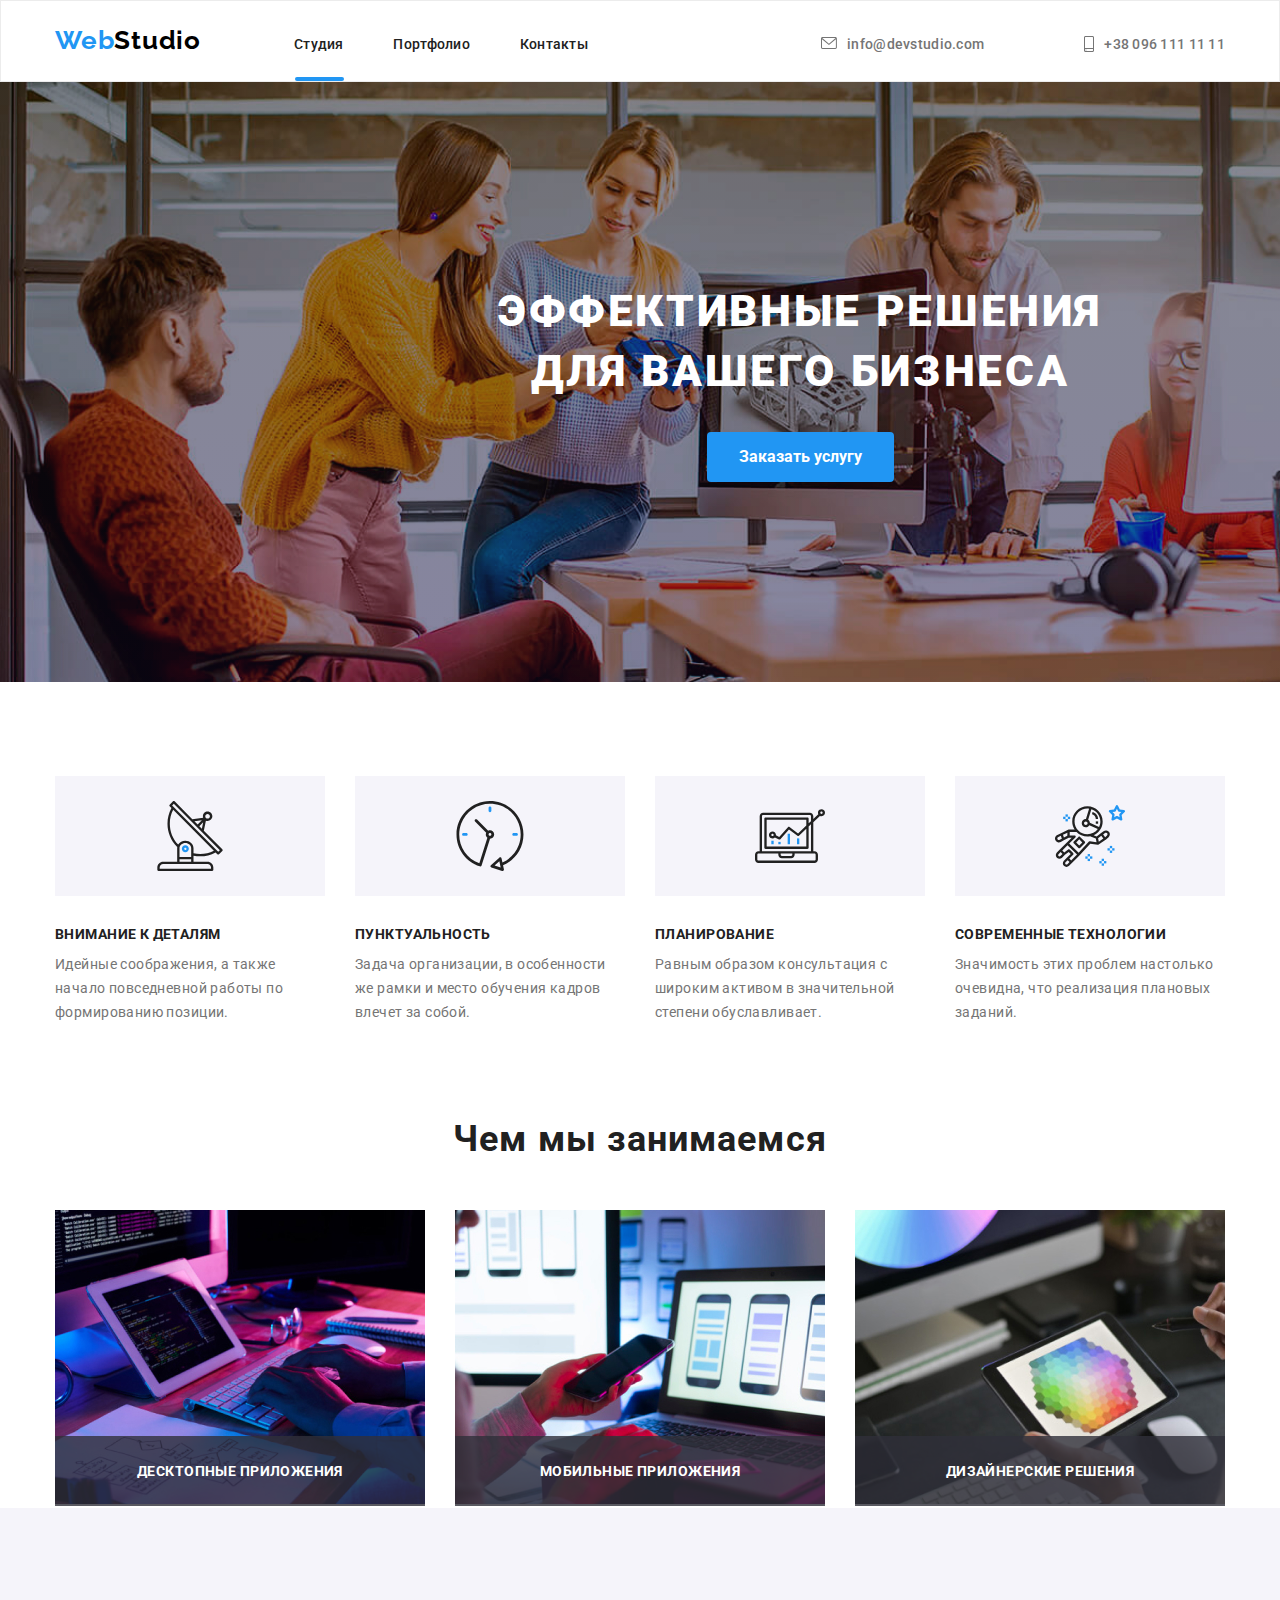
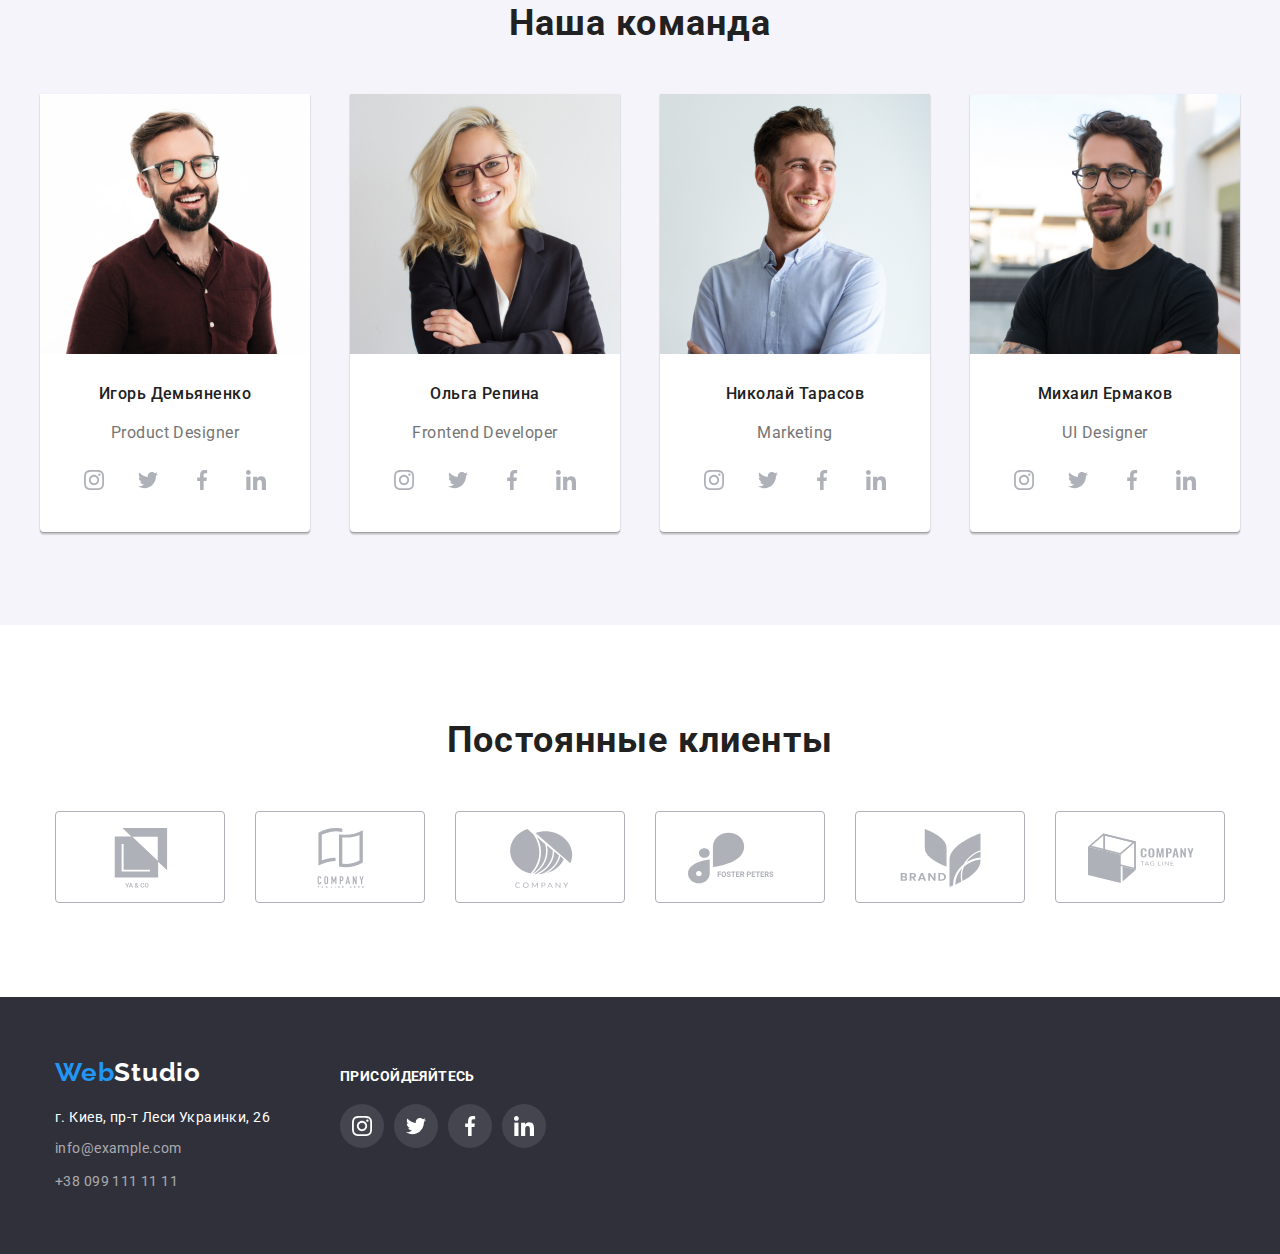
<file: index.html>
<!DOCTYPE html>
<html lang="ru">
<head>
    <meta charset="UTF-8">
    <meta http-equiv="X-UA-Compatible" content="IE=edge">
    <meta name="viewport" content="width=device-width, initial-scale=1.0">
    <title>Yaroslav Borys</title>
    <link rel="stylesheet" href="./css/modern-normalize.css">
    <link rel="preconnect" href="https://fonts.gstatic.com">
    <link href="https://fonts.googleapis.com/css2?family=Raleway:wght@700&family=Roboto:wght@400;500;700;900&display=swap"
        rel="stylesheet">
    <link rel="stylesheet" href="./css/style.css" />
</head>

    <template>
        <svg class="icons-button">
            <use href="./images/icons-list/sprite.svg.svg#icon-vector13"></use></svg>

            
        <svg class="icons">
            <use href="./images/icons-list/sprite.svg.svg#icon-antenna"></use>
        </svg>
        <svg class="icons">
            <use href="./images/icons-list/sprite.svg.svg#icon-astronaut"></use>
        </svg>
        <svg class="icons">
            <use href="./images/icons-list/sprite.svg.svg#icon-diagram"></use>
        </svg>
        <svg class="icons">
            <use href="./images/icons-list/sprite.svg.svg#icon-clock"></use>
        </svg>
        <svg class="icons">
            <use href="./images/icons-list/sprite.svg.svg#icon-client"></use>
        </svg>
        <svg class="icons">
            <use href="./images/icons-list/sprite.svg.svg#icon-client1"></use>
        </svg>
        <svg class="icons">
            <use href="./images/icons-list/sprite.svg.svg#icon-client2"></use>
        </svg>
        <svg class="icons">
            <use href="./images/icons-list/sprite.svg.svg#icon-client3"></use>
        </svg>
        <svg class="icons">
            <use href="./images/icons-list/sprite.svg.svg#icon-client4"></use>
        </svg>
        <svg class="icons">
            <use href="./images/icons-list/sprite.svg.svg#icon-client5"></use>
        </svg>
        <svg class=".icons-contact-mail">
            <use href="./images/icons-list/sprite.svg.svg#icon-envelope"></use>
        </svg>
        <svg class=".icons-contact-tell">
            <use href="./images/icons-list/sprite.svg.svg#icon-smartphone"></use>
        </svg>
        <svg class="icons-social">
            <use href="./images/icons-list/sprite.svg.svg#icon-instagram"></use>
        </svg>
        <svg class="icons-social">
            <use href="./images/icons-list/sprite.svg.svg#icon-twitter"></use>
        </svg>
        <svg class="icons-social">
            <use href="./images/icons-list/sprite.svg.svg#icon-facebook"></use>
        </svg>
        <svg class="icons-social">
            <use href="./images/icons-list/sprite.svg.svg#icon-linkedin"></use>
        </svg>
    
    </template>

<body>
    <!--Навигация сайта-->
    <header>
        <nav class="navigation">
        <div class="container">
            <h1><a href="./index.html" lang="en" class="logo link"><span class="logo-blue">Web</span>Studio</a></h1>
           <div class="nav">
            <ul class="site-nav list">
                <li><a href="./index.html" class="studio link">Студия</a></li>
                <li><a href="./portfolio.html" class=" link">Портфолио</a></li>
                <li><a href="" class="link">Контакты</a></li>
            </ul>
            <ul class="contact-nav list">
                <li class="list-tell">
                        <ul class="mail-mail">
                        
                            <li><a href="mailto:" class="link">info@devstudio.com</a></li>
                        <li class="icons-contact-mail"><svg class="icons-contact-mail">
                                <use href="./images/icons-list/sprite.svg.svg#icon-envelope"></use>
                            </svg></li>
                        </ul>

                </li>
            
                <li class="list-tell">
                        <ul class="tell-tell">  
                            
                            <li class="list-tell"><a href="tel:+380961111111" class="link">
                    +38 096 111 11 11</a></li>
                    <li><svg class="icons-contact-tell">
                            <use href="./images/icons-list/sprite.svg.svg#icon-smartphone"></use>
                        </svg></li>
            
                         </ul>
                   
            </ul>
            </div>
        </div>
        </nav>
    </header>

    <main>
        <!--Заказ услуги-->
        <section class="hero">
            <div class="container">
            <h2 class="hero-title">Эффективные решения для вашего бизнеса</h2>
            <button data-modal-open type="button" class="button-color">Заказать услугу</button>
            </div>
        </section>

        <!--Преимущество-->
        <section >
        <div class="container">
            <h2 class="disp-none">Преимущество</h2>
            <ul class="advantage-list">
                <li> 
                    <div class="advantage-content">
                    <svg class="icons-advantage">
                    <use href="./images/icons-list/sprite.svg.svg#icon-antenna"></use>
                     </svg>
                    </div>
                    <h3  class="tittle-advantage">Внимание к деталям</h3>
                    <p class="text-section">Идейные соображения, а также начало повседневной работы по формированию позиции.</p>
                </li>
                <li>
                      <div class="advantage-content">
                    <svg class="icons-advantage">
                        <use href="./images/icons-list/sprite.svg.svg#icon-clock"></use>
                    </svg>
                    </div>
                    <h3 class="tittle-advantage">Пунктуальность</h3>
                    <p class="text-section">Задача организации, в особенности же рамки и место обучения кадров влечет за собой.</p>
                </li>
                <li>
                   <div class="advantage-content">
                    <svg class="icons-advantage">
                        <use href="./images/icons-list/sprite.svg.svg#icon-diagram"></use>
                    </svg>
                    </div>
                    <h3 class="tittle-advantage">Планирование</h3>
                    <p class="text-section">Равным образом консультация с широким активом в значительной степени обуславливает.</p>
                </li>
                <li>
                    <div class="advantage-content">
                    <svg class="icons-advantage">
                    <use href="./images/icons-list/sprite.svg.svg#icon-astronaut"></use>
                   </svg>
                    </div>
                    <h3 class="tittle-advantage">Современные технологии</h3>
                    <p class="text-section">Значимость этих проблем настолько очевидна, что реализация плановых заданий.</p>
                </li>
            </ul>
        </div>
        </section>
            <!--Работа-->
        <section class="work-section">
            <div class="container">
               <h2 class="block-tittle">Чем мы занимаемся</h2>
                <ul class="work-list">
                   <li class="background-img"><img src="images/img.jpg" class="img-list" alt="набор текста на планшете" >
                <p >ДЕСКТОПНЫЕ ПРИЛОЖЕНИЯ</p></li>
                    <li class="background-img"><img src="images/box2.jpg" class="img-list" alt="nелефон и ноутбук" >
                <p >МОБИЛЬНЫЕ ПРИЛОЖЕНИЯ</p></li>
                    <li class="background-img"><img src="images/box3.jpg" class="img-list" alt="палитра цветов" >
                <p >ДИЗАЙНЕРСКИЕ РЕШЕНИЯ</p>
                    </li>
                </ul>  
            </div>
        </section>
        <!-- Команда -->
        <section class="our-team">
            <div class="container">
            <h2 class="block-tittle">Наша команда</h2>
            <ul class="team-list">
                <li>
                    <img src="./images/human.jpg" alt="мужчина" width="270">
                    <h3 class="name-worker">Игорь Демьяненко</h3>
                    <p lang="en" class="profession">Product Designer</p>
                    <ul class=icon-list-people>
                        <li>
                            <a href="#" class="social-link">
                                <svg class="icons-social">
                                <use href="./images/icons-list/sprite.svg.svg#icon-instagram"></use>
                                </svg>
                            </a>
                        </li>
                        <li>
                            <a href="#" class="social-link">
                                <svg class="icons-social">
                                <use href="./images/icons-list/sprite.svg.svg#icon-twitter"></use>
                                </svg>
                            </a>
                        </li>
                        <li>
                            <a href="#" class="social-link">
                                <svg class="icons-social">
                                 <use href="./images/icons-list/sprite.svg.svg#icon-facebook"></use>
                                </svg>
                            </a>
                        </li>
                        <li>
                            <a href="#" class="social-link">
                                <svg class="icons-social">
                                <use href="./images/icons-list/sprite.svg.svg#icon-linkedin"></use>
                                </svg>
                            </a>
                        </li>
                
                    </ul>
                </li>
                <li>
                    <img src="./images/human1.jpg" alt="девушка" width="270">
                    <h3 class="name-worker">Ольга Репина</h3>
                    <p lang="en" class="profession">Frontend Developer</p>
                                        <ul class="icon-list-people">
                        <li>
                            <a href="#" class="social-link">
                                <svg class="icons-social">
                                <use href="./images/icons-list/sprite.svg.svg#icon-instagram"></use>
                                </svg>
                            </a>
                        </li>
                        <li>
                            <a href="#" class="social-link">
                                <svg class="icons-social">
                                <use href="./images/icons-list/sprite.svg.svg#icon-twitter"></use>
                                </svg>
                            </a>
                        </li>
                        <li>
                            <a href="#" class="social-link">
                                <svg class="icons-social">
                                 <use href="./images/icons-list/sprite.svg.svg#icon-facebook"></use>
                                </svg>
                            </a>
                        </li>
                        <li>
                            <a href="#" class="social-link">
                                <svg class="icons-social">
                                <use href="./images/icons-list/sprite.svg.svg#icon-linkedin"></use>
                                </svg>
                            </a>
                        </li>
                
                    </ul>
                </li>
                <li>
                    <img src="./images/human2.jpg" alt="мужчина смотрит вправо " width="270">
                    <h3 class="name-worker">Николай Тарасов</h3>
                    <p lang="en" class="profession">Marketing</p>
                                                        <ul class="icon-list-people">
                        <li>
                            <a href="#" class="social-link">
                                <svg class="icons-social">
                                <use href="./images/icons-list/sprite.svg.svg#icon-instagram"></use>
                                </svg>
                            </a>
                        </li>
                        <li>
                            <a href="#" class="social-link">
                                <svg class="icons-social">
                                <use href="./images/icons-list/sprite.svg.svg#icon-twitter"></use>
                                </svg>
                            </a>
                        </li>
                        <li>
                            <a href="#" class="social-link">
                                <svg class="icons-social">
                                 <use href="./images/icons-list/sprite.svg.svg#icon-facebook"></use>
                                </svg>
                            </a>
                        </li>
                        <li>
                            <a href="#" class="social-link">
                                <svg class="icons-social">
                                <use href="./images/icons-list/sprite.svg.svg#icon-linkedin"></use>
                                </svg>
                            </a>
                        </li>
                
                    </ul>
                </li>
                <li>
                    <img src="./images/human3.jpg" alt="мужчина смотрит на нас" width="270">
                    <h3 class="name-worker">Михаил Ермаков</h3>
                    <p lang="en" class="profession">UI Designer</p>
                                        <ul class="icon-list-people">
                        <li>
                            <a href="#" class="social-link">
                                <svg class="icons-social">
                                <use href="./images/icons-list/sprite.svg.svg#icon-instagram"></use>
                                </svg>
                            </a>
                        </li>
                        <li>
                            <a href="#" class="social-link">
                                <svg class="icons-social">
                                <use href="./images/icons-list/sprite.svg.svg#icon-twitter"></use>
                                </svg>
                            </a>
                        </li>
                        <li>
                            <a href="#" class="social-link">
                                <svg class="icons-social">
                                 <use href="./images/icons-list/sprite.svg.svg#icon-facebook"></use>
                                </svg>
                            </a>
                        </li>
                        <li>
                            <a href="#" class="social-link">
                                <svg class="icons-social">
                                <use href="./images/icons-list/sprite.svg.svg#icon-linkedin"></use>
                                </svg>
                            </a>
                        </li>
                
                    </ul>
                </li>
            </ul>
            </div>
        </section> 
<!-- Постоянные клиенты -->
        <section class="client-section">
            <div class="container">
            <h2 class="block-tittle">Постоянные клиенты</h2>
            <ul class="client-list">
                <li class="client">
                    <svg class="icons-client">
                        <use href="./images/icons-list/sprite.svg.svg#icon-client"></use>
                    </svg>
                </li>
                <li>
                <svg class="icons-client">
                    <use href="./images/icons-list/sprite.svg.svg#icon-client1"></use>
                </svg>
            </li>
                <li><svg class="icons-client">
                    <use href="./images/icons-list/sprite.svg.svg#icon-client2"></use>
                </svg>
            </li>
                <li><svg class="icons-client">
                    <use href="./images/icons-list/sprite.svg.svg#icon-client3"></use>
                </svg>
            </li>
                <li><svg class="icons-client">
                    <use href="./images/icons-list/sprite.svg.svg#icon-client4"></use>
                </svg>
            </li>
                <li><svg class="icons-client">
                    <use href="./images/icons-list/sprite.svg.svg#icon-client5"></use>
                </svg>
            </li>
            </ul>
            </div>
        </section>
        <!-- Постоянные клиенты -->

    </main>

    <!--подвал-->
     <footer class="footer">
        
         <div class="container">
                 
            <div class="contact-footer"> 
             <a href="#" lang="en" class="link logo-white"><span class="logo-blue">Web</span>Studio</a>
             <address class="address ad-footer">
                <P class="address">г. Киев, пр-т Леси Украинки, 26</P>
                <ul class="list">
                    <li><a href="mailto:info@example.com" class="link contacts">info@example.com</a></li>
                    <li><a href="tel:+380991111111" class="link contacts">+38 099 111 11 11</a></li>
                </ul>
             </address>
            </div>
        

            <div class="social-cont">
            <p class="text-final">ПРИСОЙДЕЯЙТЕСЬ</p>
            <ul class="social-media">
                        <li>
                            <a href="#" class="social-link">
                                <svg class="icons-footer">
                                    <use href="./images/icons-list/sprite.svg.svg#icon-instagram"></use>
                                </svg>
                            </a>
                        </li>
                        <li>
                            <a href="#" >
                                <svg class="icons-footer">
                                    <use href="./images/icons-list/sprite.svg.svg#icon-twitter"></use>
                                </svg>
                            </a>
                        </li>
                        <li>
                            <a href="#">
                                <svg class="icons-footer">
                                    <use href="./images/icons-list/sprite.svg.svg#icon-facebook"></use>
                                </svg>
                            </a>
                        </li>
                        <li>
                            <a href="#">
                                <svg class="icons-footer">
                                    <use href="./images/icons-list/sprite.svg.svg#icon-linkedin"></use>
                                </svg>
                            </a>
                     
                       </li>
                       
                      </ul>
                </div>
         </div>

      </footer>
    <div class="backdrop is-hidden" id="modal" data-modal>
        <div class="modal-content" id="modal-content">
            <button data-modal-close type="button"><span class="close-but"><svg class="icons-button">
                <use href="./images/icons-list/sprite.svg.svg#icon-vector13"></use>
            </svg></span></button>
            <!-- <form>
              <input type="text" name="" id="" />
            </form> -->
            <p style="text-align: center;">
                Lorem ipsum dolor sit amet consectetur adipisicing elit. Quam cum
                adipisci aliquam blanditiis atque laudantium iste, ea possimus iure
                repellendus, incidunt, quidem quisquam unde reprehenderit eveniet
                illum debitis quaerat?
            </p>
        </div>
    </div>

    <script src="./js/modal.js" type="module"></script>
</body>
</html>
</file>
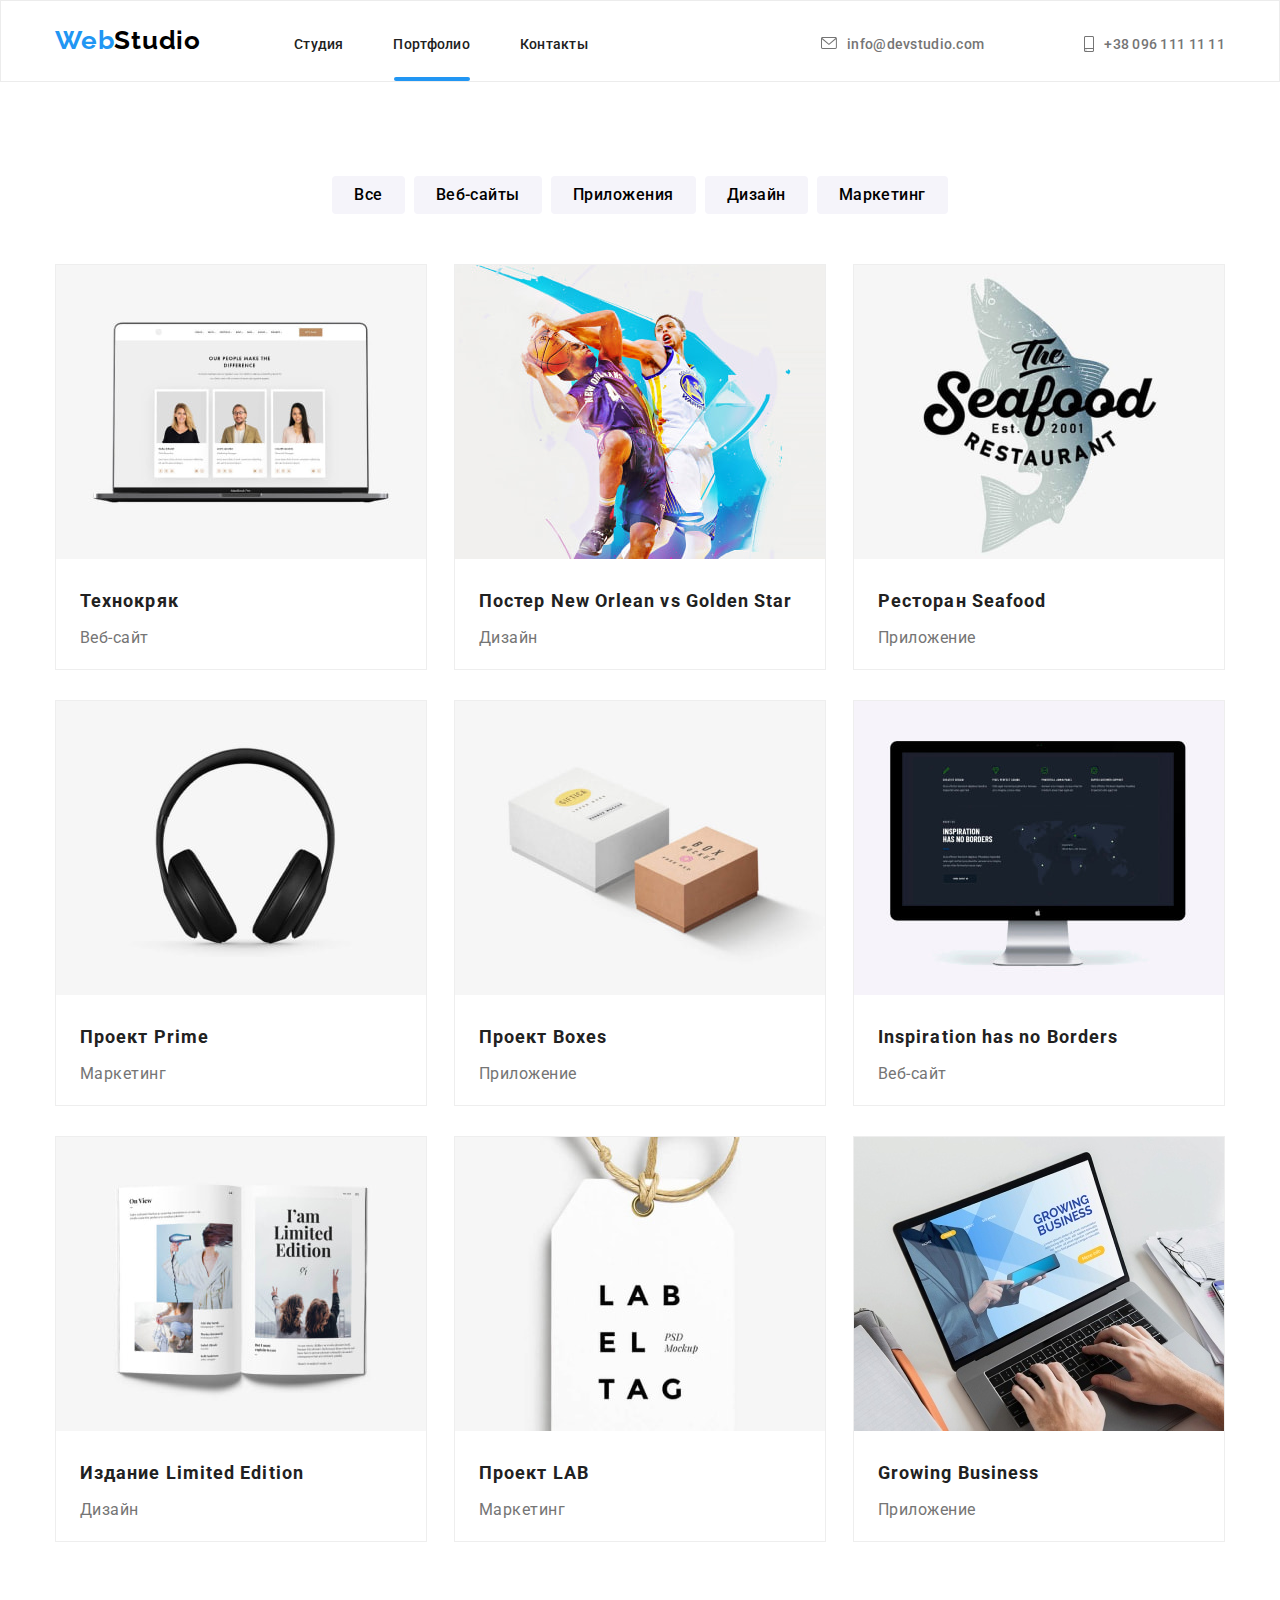
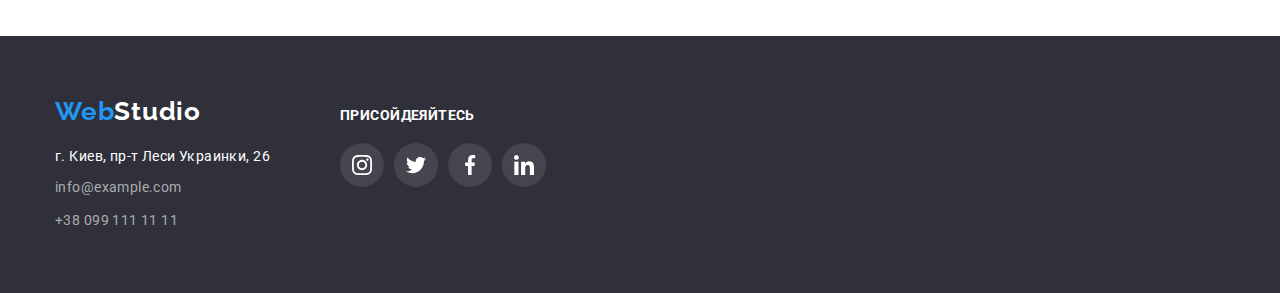
<file: portfolio.html>
<!DOCTYPE html>
<html lang="en">
<head>
    <meta charset="UTF-8">
    <meta http-equiv="X-UA-Compatible" content="IE=edge">
    <meta name="viewport" content="width=device-width, initial-scale=1.0">
    <title>Yaroslav Borys</title>
    <link rel="stylesheet" href="./css/modern-normalize.css">
    <link href="https://fonts.googleapis.com/css2?family=Raleway:wght@700&family=Roboto:wght@400;500;700;900&display=swap"
        rel="stylesheet">
        <link rel="stylesheet" href="./css/style.css" />
</head>
<body>
    <!--Навигация сайта-->
    <header>
        <nav class="navigation">
            <div class="container">
                <h1><a href="./index.html" lang="en" class="logo link"><span class="logo-blue">Web</span>Studio</a></h1>
                <div class="nav">
                    <ul class="site-nav list">
                        <li><a href="./index.html" class=" link">Студия</a></li>
                        <li><a href="./portfolio.html" class="portfolio link">Портфолио</a></li>
                        <li><a href="" class="link">Контакты</a></li>
                    </ul>
                    <ul class="contact-nav list">
                        <li class="list-tell">
                            <ul class="mail-mail">
    
                                <li><a href="mailto:" class="link">info@devstudio.com</a></li>
                                <li class="icons-contact-mail"><svg class="icons-contact-mail">
                                        <use href="./images/icons-list/sprite.svg.svg#icon-envelope"></use>
                                    </svg></li>
                            </ul>
    
                        </li>
    
                        <li class="list-tell">
                            <ul class="tell-tell">
    
                                <li class="list-tell"><a href="tel:+380961111111" class="link">
                                        +38 096 111 11 11</a></li>
                                <li><svg class="icons-contact-tell">
                                        <use href="./images/icons-list/sprite.svg.svg#icon-smartphone"></use>
                                    </svg></li>
                       
                    </ul>
    
                    </ul>
                </div>
            </div>
        </nav>
    </header>

    <main>
        <section class="button-row">
            <div class="container">
        <!-- <h2>Lots of button projects</h2> -->
            <ul class="button-list">
                <li><button type="button" class="button-pro link">Все</button></li>
                <li><button type="button" class="button-pro link">Веб-сайты</button></li>
                <li><button type="button" class="button-pro link">Приложения</button></li>
                <li><button type="button" class="button-pro link">Дизайн</button></li>
                <li><button type="button" class="button-pro link">Маркетинг</button></li>
            </ul>
            </div>
        </section>
        <section class="card">
            <div class="container">
            <!-- <h2>Set of projects</h2> -->
            <ul class="project-portfolio">
                <li>
                <div >
            <div class="card-container"><img src="./images/portfolio1.jpg" alt="ноутбук и списки">
                          <div class="background-blue">
                       <p class="text-background">Lorem, ipsum dolor sit amet consectetur adipisicing elit. Maxime, eveniet quos officia quasi earum placeat ipsam obcaecati quidem, ex, tenetur ut voluptas est enim? Explicabo, ullam! Maxime at quas consequuntur dolore sit quidem iusto perferendis quis, eius reprehenderit nam iure architecto suscipit dolores quaerat atque, repellat ab. Quisquam maxime, vero nisi eius in iusto a recusandae explicabo architecto iure quae earum optio at reprehenderit doloribus odit rerum veritatis! Dolores quos quas vel libero consectetur odit officiis earum corrupti placeat nisi aperiam, enim nam similique perspiciatis? Tempore delectus totam laudantium laboriosam ut quasi quam similique corporis est, repudiandae natus ipsum fuga!</p>
            
                    </div>
                <div class="card-text">
                    <h3 class="pro-tittle">Технокряк</h3>
                <p class="pro-text">Веб-сайт</p>
                </div>
            </div>
                </li>



                <li>
                <div >
            <div class="card-container"><img src="./images/portfolio2.jpg" alt="люди играют в бакетбол">
                          <div class="background-blue">
                    </div>
                <div class="card-text">
                    <h3 class="pro-tittle">Постер New Orlean vs Golden Star</h3>
                    <p class="pro-text">Дизайн</p>
                </div>
            </div>
                </li>


                <li>
                <div >
            <div class="card-container"><img src="./images/portfolio3.jpg" alt="лого ресторана">
                          <div class="background-blue">
                    </div>
                <div class="card-text">
                    <h3 class="pro-tittle">Ресторан Seafood</h3>
                    <p class="pro-text">Приложение</p>
                </div>
            </div>
                </li>

                                <li>
                <div class=help>
            <div class="card-container"><img src="./images/portfolio4.jpg" alt="наушники">
                          <div class="background-blue">
                    </div>
                <div class="card-text">
                    <h3 class="pro-tittle">Проект Prime</h3>
                    <p class="pro-text">Маркетинг</p>
                </div>
            </div>
                </li>

                                <li>
                <div >
            <div class="card-container"><img src="./images/portfolio5.jpg" alt="две коробки">
                          <div class="background-blue">
                    </div>
                <div class="card-text">
                    <h3 class="pro-tittle">Проект Boxes</h3>
                    <p class="pro-text">Приложение</p>
                </div>
            </div>
                </li>

                                <li>
                <div >
            <div class="card-container"><img src="./images/portfolio6.jpg" alt="монитор">
                          <div class="background-blue">
                    </div>
                <div class="card-text">
                    <h3 class="pro-tittle">Inspiration has no Borders</h3>
                    <p class="pro-text">Веб-сайт</p>
                </div>
            </div>
                </li>

                                <li>
                <div >
            <div class="card-container"><img src="./images/portfolio7.jpg" alt="журнал">
                          <div class="background-blue">
                    </div>
                <div class="card-text">
                    <h3 class="pro-tittle">Издание Limited Edition</h3>
                    <p class="pro-text">Дизайн</p>
                </div>
            </div>
                </li>

                                <li>
                <div >
            <div class="card-container"><img src="./images/portfolio8.jpg" alt="бирка">
                          <div class="background-blue">
                    </div>
                <div class="card-text">
                    <h3 class="pro-tittle">Проект LAB</h3>
                    <p class="pro-text">Маркетинг</p>
                </div>
            </div>
                </li>

                                <li>
                <div >
            <div class="card-container"><img src="./images/portfolio9.jpg" alt="работа с ноутбуком">
                          <div class="background-blue">
                       
            
                    </div>
                <div class="card-text">
                    <h3 class="pro-tittle">Growing Business</h3>
                    <p class="pro-text">Приложение</p>
                </div>
            </div>
                </li>
            </ul>
            </div>
        </section>
    </main>
    <!--подвал-->
    <footer class="footer">
    
        <div class="container">
    
            <div class="contact-footer">
                <a href="#" lang="en" class="link logo-white"><span class="logo-blue">Web</span>Studio</a>
                <address class="address ad-footer">
                    <P class="address">г. Киев, пр-т Леси Украинки, 26</P>
                    <ul class="list">
                        <li><a href="mailto:info@example.com" class="link contacts">info@example.com</a></li>
                        <li><a href="tel:+380991111111" class="link contacts">+38 099 111 11 11</a></li>
                    </ul>
                </address>
            </div>
    
    
            <div class="social-cont">
                <p class="text-final">ПРИСОЙДЕЯЙТЕСЬ</p>
                <ul class="social-media">
                    <li>
                        <a href="#" class="social-link">
                            <svg class="icons-footer">
                                <use href="./images/icons-list/sprite.svg.svg#icon-instagram"></use>
                            </svg>
                        </a>
                    </li>
                    <li>
                        <a href="#">
                            <svg class="icons-footer">
                                <use href="./images/icons-list/sprite.svg.svg#icon-twitter"></use>
                            </svg>
                        </a>
                    </li>
                    <li>
                        <a href="#">
                            <svg class="icons-footer">
                                <use href="./images/icons-list/sprite.svg.svg#icon-facebook"></use>
                            </svg>
                        </a>
                    </li>
                    <li>
                        <a href="#">
                            <svg class="icons-footer">
                                <use href="./images/icons-list/sprite.svg.svg#icon-linkedin"></use>
                            </svg>
                        </a>
    
                    </li>
    
                </ul>
            </div>
        </div>
    
    </footer>
    </body>
    
    </html>
</file>
<file: css/style.css>
:root {
  --blue-color: #2196f3;
  --white-color: #ffffff;
  --tell-color: #757575;
  --hero-color: #2f303a;
  --main-text-color: #212121;
  --mainbackgraund-color: #e5e5e5;
  --contacts-color: rgba(255, 255, 255, 0.6);
  --portfolio-color: #f5f4fa;
  --black-color: #000000;
  --stroke-color: #ececec;
  --icon-color: #afb1b8;
  --icon-footer: rgba(255, 255, 255, 0.1);
  --solid-color: #eeeeee;
  --solid-button: rgba(0, 0, 0, 0.2);
}

/* Основные стили */
body {
  font-family: "Roboto", sans-serif;
  background-color: var(--white-color);
  color: var(--main-text-color);
}

.container {
  width: 1200px;
  padding: 0 15px;
  margin: 0 auto;
}

/* Основные стили */
/* Списки  */

/* Списки  */

/* Анимации */
@keyframes button-hero {
  0% {
  }
  100% {
    transition: background-color 500ms linear, transform 500ms ease-in-out;
  }
}

/* Анимации */

.site-nav .link {
  display: flex;
  flex-direction: column;
  align-items: flex-end;
}

.studio::after,
.portfolio::after {
  content: "";
  height: 4px;
  background-color: var(--blue-color);
  align-self: flex-end;
  /* margin: 28px 0px 0px 0px; */
  border-radius: 2px;
  z-index: 2;
  position: absolute;
  top: 41px;
}
.studio:after {
  width: 49px;
}

.portfolio:after {
  width: 76px;
}

.tell-tell,
.mail-mail {
  display: flex;
  flex-direction: row-reverse;
}

.list-tell {
  align-items: baseline;
  justify-content: start;
  color: var(--tell-color);
}
.icons-contact-tell {
  width: 10px;
  height: 16px;
  margin-right: 10px;
  fill: currentColor;
}

.icons-contact-mail {
  width: 16px;
  height: 12px;
  margin-right: 10px;
  fill: currentColor;
}
.contact-nav .list-tell:hover,
.contact-nav .list-tell:hover,
.contact-nav .link:hover {
  stroke: var(--blue-color);
  color: var(--blue-color);
  fill: var(--blue-color);
  transition: 250ms cubic-bezier(0.4, 0, 0.2, 1);
}

.navigation .container {
  display: flex;
  align-items: baseline;
}
.navigation .nav {
  display: flex;
  width: 1025px;
  justify-content: space-between;
}
.site-nav {
  display: flex;
  width: 294px;
  justify-content: space-between;
  margin-left: 93px;
  position: relative;
}
.contact-nav {
  display: flex;
  height: 16px;
}
.contact-nav li:not(:first-child) {
  margin-left: 50px;
}

.navigation {
  background-color: var(--white-color);
  border: 1px solid var(--stroke-color);
}
.logo {
  font-family: Raleway;
  color: var(--black-color);
  font-weight: bold;
  font-size: 26px;
  line-height: 1.192;
  letter-spacing: 0.03em;
  padding: 24px 0px 25px;
}
.logo-blue {
  color: var(--blue-color);
}
.site-nav .link:hover,
.site-nav .link:focus,
.site-nav .link:active {
  color: var(--blue-color);
  transition: 250ms cubic-bezier(0.4, 0, 0.2, 1);
}

.nav .portfolio:visited,
.nav .studio:visited {
  color: var(--blue-color);
  transition: 250ms cubic-bezier(0.4, 0, 0.2, 1);
}

.contact-nav .link:hover,
.contact-nav .link:focus {
  color: var(--blue-color);
  fill: var(--blue-color);
  transition: 250ms cubic-bezier(0.4, 0, 0.2, 1);
}

.contact-nav a {
  color: var(--tell-color);
  transition: 250ms cubic-bezier(0.4, 0, 0.2, 1);
}
.navigation .list {
  font-weight: 500;
  font-size: 14px;
  line-height: 1.143;
  letter-spacing: 0.02em;
}
/* Навигация сайта  */

/* Hero block */

.hero .container {
  padding: 200px 452px;
  width: 1600px;
  display: flex;
  align-items: center;
  flex-flow: column;
  background-image: linear-gradient(
      to top,
      rgba(130, 67, 247, 0.068),
      rgba(138, 125, 4, 0.068)
    ),
    url(../images/background.png);
  background-size: cover;
}

.hero-title {
  color: var(--white-color);
  font-weight: 900;
  font-size: 44px;
  line-height: 1.363;
  text-align: center;
  letter-spacing: 0.06em;
  text-transform: uppercase;
  width: 696px;
  margin-bottom: 30px;
}
/* Hero block */
/* Buttons */
/* indentation */
.button-row .container {
  padding: 94px 0px 34px;
}
.button-list {
  display: flex;
  justify-content: center;
  padding-bottom: 16px;
}
.button-list li:not(:last-child) {
  margin-right: 9px;
}
/* indentation */
.button-color {
  font-family: "Roboto", sans-serif;
  background-color: var(--blue-color);
  color: var(--white-color);
  font-size: 16px;
  line-height: 1.875;
  font-weight: 700;
  text-align: center;
  border: 0;
  border-radius: 4px;
  padding: 10px 32px;
  cursor: pointer;
}
.button-pro {
  font-family: "Roboto", sans-serif;
  background-color: var(--portfolio-color);
  font-weight: 500;
  font-size: 16px;
  line-height: 1.625;
  text-align: center;
  letter-spacing: 0.03em;
  border-radius: 4px;
  padding: 6px 22px;
  border: 0;
}
.button-pro:hover,
.button-pro:focus {
  background-color: var(--blue-color);
  color: var(--white-color);
  box-shadow: 0px 3px 1px rgba(0, 0, 0, 0.1), 0px 1px 2px rgba(0, 0, 0, 0.08),
    0px 2px 2px rgba(0, 0, 0, 0.12);
  transition: 250ms cubic-bezier(0.4, 0, 0.2, 1);
}
/* Buttons */

/* Преимущество  */
/* indentation */
.disp-none {
  display: none;
}

.container .advantage-list {
  display: flex;
  padding: 94px 0px;
  justify-content: space-between;
}
.advantage-list > li {
  display: flex;
  width: 270px;
  flex-direction: column;
}

/* ICON */
.advantage-content {
  height: 120px;
  width: 270px;
  background-color: var(--portfolio-color);
  display: flex;
  justify-content: center;
  align-items: center;
  margin-bottom: 30px;
}

.icons-advantage {
  width: 70px;
  height: 70px;
}

/* ICON  */

/* indentation */
.tittle-advantage {
  font-size: 14px;
  line-height: 1.142;
  letter-spacing: 0.03em;
  text-transform: uppercase;
  margin-bottom: 10px;
}
.text-section {
  color: var(--tell-color);
  font-size: 14px;
  line-height: 1.715;
  letter-spacing: 0.03em;
  font-weight: 400;
}
/* Преимущество */

/* work */
.block-tittle {
  font-weight: bold;
  font-size: 36px;
  line-height: 1.167;
  text-align: center;
  letter-spacing: 0.03em;
  margin-bottom: 50px;
}

.work-list p {
  display: flex;
  align-items: center;
  justify-content: center;
  color: var(--white-color);
  background-color: rgba(47, 48, 58, 0.8);
  position: absolute;
  height: 70px;
  width: 370px;
  bottom: 2px;
  left: 0;
  z-index: 1;
  font-weight: bold;
  font-size: 14px;
  line-height: 1.142;
  text-align: center;
  letter-spacing: 0.03em;
}
.background-img {
  position: relative;
  z-index: 1;
}

.container .work-list {
  display: flex;
}
.work-list li:not(:first-child) {
  margin-left: 30px;
}
/* indentation */
/* work */

/* our team */
/* Icon  */
.icons-social {
  width: 20px;
  height: 20px;
}
.icon-list-people a {
  /* padding-bottom: 30px; */
  width: 44px;
  height: 44px;
  border-radius: 50%;
  padding: 12px;
}

.icons-social {
  color: var(--icon-color);
}

.icon-list-people {
  display: flex;
  justify-content: center;
  flex-direction: row;
  padding-bottom: 30px;
}
.icon-list-people a {
  flex-direction: row;
  color: var(--icon-color);
}
.icon-list-people li:not(:last-child) {
  margin-right: 10px;
}
.icon-list-people a:hover,
.icon-list-people a:focus {
  fill: var(--white-color);
  background-color: var(--blue-color);
  transition: 250ms cubic-bezier(0.4, 0, 0.2, 1);
}

.social-link {
  fill: currentColor;
}
/* Icon  */
.our-team .container {
  padding: 94px 0px 93px;
}
.team-list {
  display: flex;
  justify-content: space-between;
  align-content: center;
}

.team-list > li {
  background-color: var(--white-color);
  border-bottom-right-radius: 4px;
  border-bottom-left-radius: 4px;
  box-shadow: 0px 1px 1px rgba(0, 0, 0, 0.14), 0px 1px 2px rgba(0, 0, 0, 0.2),
    0px 3px 1px rgba(0, 0, 0, 0.12);
  display: flex;
  flex-direction: column;
  align-items: center;
  transition: 250ms cubic-bezier(0.4, 0, 0.2, 1);
}
.our-team {
  background-color: var(--portfolio-color);
  transition: 250ms cubic-bezier(0.4, 0, 0.2, 1);
}
.name-worker {
  font-weight: 500;
  font-size: 16px;
  /* text-align: center; */
  line-height: 1.188;
  padding: 30px 0px 10px;
  letter-spacing: 0.03em;
}
.profession {
  font-size: 16px;
  line-height: 1.188;

  letter-spacing: 0.03em;
  color: var(--tell-color);
  padding: 10px 0px 16px;
  font-weight: normal;
}

/* our team */
/* Постоянные клиенты */

.client-section .container {
  padding-top: 94px;
  padding-bottom: 94px;
}
.client-list li {
  width: 170px;
  height: 92px;
  border: solid 1px;
  border-radius: 4px;
  padding: 16px 32px;
  color: var(--icon-color);
  box-sizing: border-box;
}

.client-list {
  display: flex;
  flex-direction: row;
  justify-content: space-between;
  align-items: center;
  fill: currentColor;
}
.icons-client {
  width: 106px;
  height: 60px;
}
.client-list li:focus,
.client-list li:hover {
  fill: var(--blue-color);
  border: solid 1px var(--blue-color);
  transition: 250ms cubic-bezier(0.4, 0, 0.2, 1);
}
/* Постоянные клиенты */

/* portfolio */
/* Card */
.card-container:hover .background-blue,
.card-container:focus .background-blue {
  transition: 250ms cubic-bezier(0.4, 0, 0.2, 1);
  transform: translateY(0);
  opacity: 1;
  overflow: auto;
}
.card-container {
  position: relative;
  width: 370px;
  height: 404px;
}

.background-blue {
  position: absolute;
  top: 0;
  left: 0;
  width: 370px;
  height: 294px;
  transform: translateY(60%);
  background: rgba(33, 150, 243, 0.9);
  border: Solid rgba(33, 150, 243, 0.9);
  opacity: 0;
}

.text-background {
  font-family: Roboto;
  font-size: 18px;
  line-height: 1.556px;
  line-height: 133%;
  /* align: Left; */
  vertical-align: Top;
  letter-spacing: 3%;
  color: var(--white-color);
  padding: 64px 23px;
}

.project-portfolio li:hover {
  box-shadow: 1px 4px 6px 1px rgba(0, 0, 0, 0.16),
    0px 4px 4px rgba(0, 0, 0, 0.06), 0px 1px 1px rgba(0, 0, 0, 0.06);
  transition: 250ms cubic-bezier(0.4, 0, 0.2, 1);
}

.card .container {
  padding-bottom: 94px;
}
.project-portfolio {
  display: flex;
  flex-wrap: wrap;
  justify-content: space-between;
}

.project-portfolio li:nth-child(-n + 6) {
  margin-bottom: 30px;
}

/* Card */

.project-portfolio li {
  background-color: var(--white-color);
  border: 1px solid var(--solid-color);
}

.pro-tittle {
  font-size: 18px;
  line-height: 2;
  letter-spacing: 0.06em;
}
.pro-text {
  font-weight: 400;
  font-size: 16px;
  line-height: 1.875;
  letter-spacing: 0.03em;
  color: var(--tell-color);
}
.card-text {
  z-index: 4;
}
.project-portfolio .card-text {
  padding: 20px 24px;
}
.pro-tittle {
  margin-bottom: 4px;
}
/* portfolio */

/* footer */
/* indentation */
.footer .container {
  padding: 60px 15px;
  align-items: baseline;
}

.ad-footer :not(:last-child) {
  margin-bottom: 9px;
}
/* indentation */

.footer {
  background-color: var(--hero-color);
}
.logo-white {
  font-family: Raleway;
  color: var(--white-color);
  font-weight: bold;
  font-size: 26px;
  line-height: 1.192;
  letter-spacing: 0.03em;
  margin-bottom: 20px;
}

.address {
  color: var(--white-color);
  font-size: 14px;
  line-height: 1.411;
  letter-spacing: 0.03em;
  font-style: normal;
}
.contacts {
  color: var(--contacts-color);
  font-weight: 400;
  font-size: 14px;
  line-height: 1.714;
  letter-spacing: 0.03em;
  text-decoration: none;
  font-style: normal;
}
.contacts:focus,
.contacts:hover {
  color: var(--blue-color);
  transition: 250ms cubic-bezier(0.4, 0, 0.2, 1);
}

.text-final {
  color: var(--white-color);
  font-weight: 700;
  font-size: 14px;
  line-height: 1.143;
  vertical-align: Top;
  letter-spacing: 0.03em;
  margin-bottom: 20px;
}

.footer .container {
  display: flex;
}

.social-cont {
  margin-left: 70px;
  align-items: baseline;
}

.social-media {
  display: flex;
}
/* ИКОНКИ  */

.icons-footer {
  width: 20px;
  height: 20px;
}

/* .icons-social li {
  /* padding-bottom: 30px; */
/* width: 44px;
  height: 44px;
  border-radius: 50%;
  padding: 12px; */
/* } */
.social-media .container {
  display: flex;
}
.social-media a {
  width: 44px;
  height: 44px;
  border-radius: 50%;
  padding: 12px;
  background-color: var(--icon-footer);
  color: var(--white-color);
  flex-direction: row;
}
.social-media li:not(:last-child) {
  margin-right: 10px;
}
.social-media a:hover,
.social-media a:focus {
  fill: var(--white-color);
  background-color: var(--blue-color);
  transition: 250ms cubic-bezier(0.4, 0, 0.2, 1);
}
.icons-footer {
  fill: currentColor;
}
.social-media :hover,
.social-mediae :focus {
  fill: var(--white-color);
  transition: 250ms cubic-bezier(0.4, 0, 0.2, 1);
}
.social-medial a {
  fill: currentColor;
}

/* ИКОНКИ  */
/* footer */

/* Modal-js */
.backdrop {
  position: fixed;

  transition: transform 150ms linear;
  top: 0;
  left: 0;
  transform: translate(0);
  width: 100vw;
  height: 100vh;
  background-color: var(--solid-button);
  z-index: 2;
}
.modal-content {
  display: flex;
  align-items: center;
  position: absolute;
  top: 50%;
  left: 50%;
  transform: translate(-50%, -50%);
  max-width: 528px;
  width: 100%;
  max-height: 581px;
  height: 100%;
  padding: 10px;
  background-color: rgb(255, 255, 255);
  border-radius: 3px;
  box-shadow: 0px 4px 4px 0px rgba(0, 0, 0, 0.2);
}

[data-modal-close] {
  position: absolute;
  width: 30px;
  height: 30px;
  top: 8px;
  right: 5px;
  border-radius: 20px;
  background-color: transparent;
  border: 1px solid var(--solid-button);
  font-weight: bold;
  cursor: pointer;
  color: var(--main-text-color);
}
.is-hidden {
  transform: translate(-100%, -100%);
}
.close-but {
  padding: 3px 3px 4px 4px;
}
.icons-button {
  width: 11px;
  height: 11px;
  fill: #000000;
  stroke: #000000;
  stroke-width: 3px;
}
</file>
